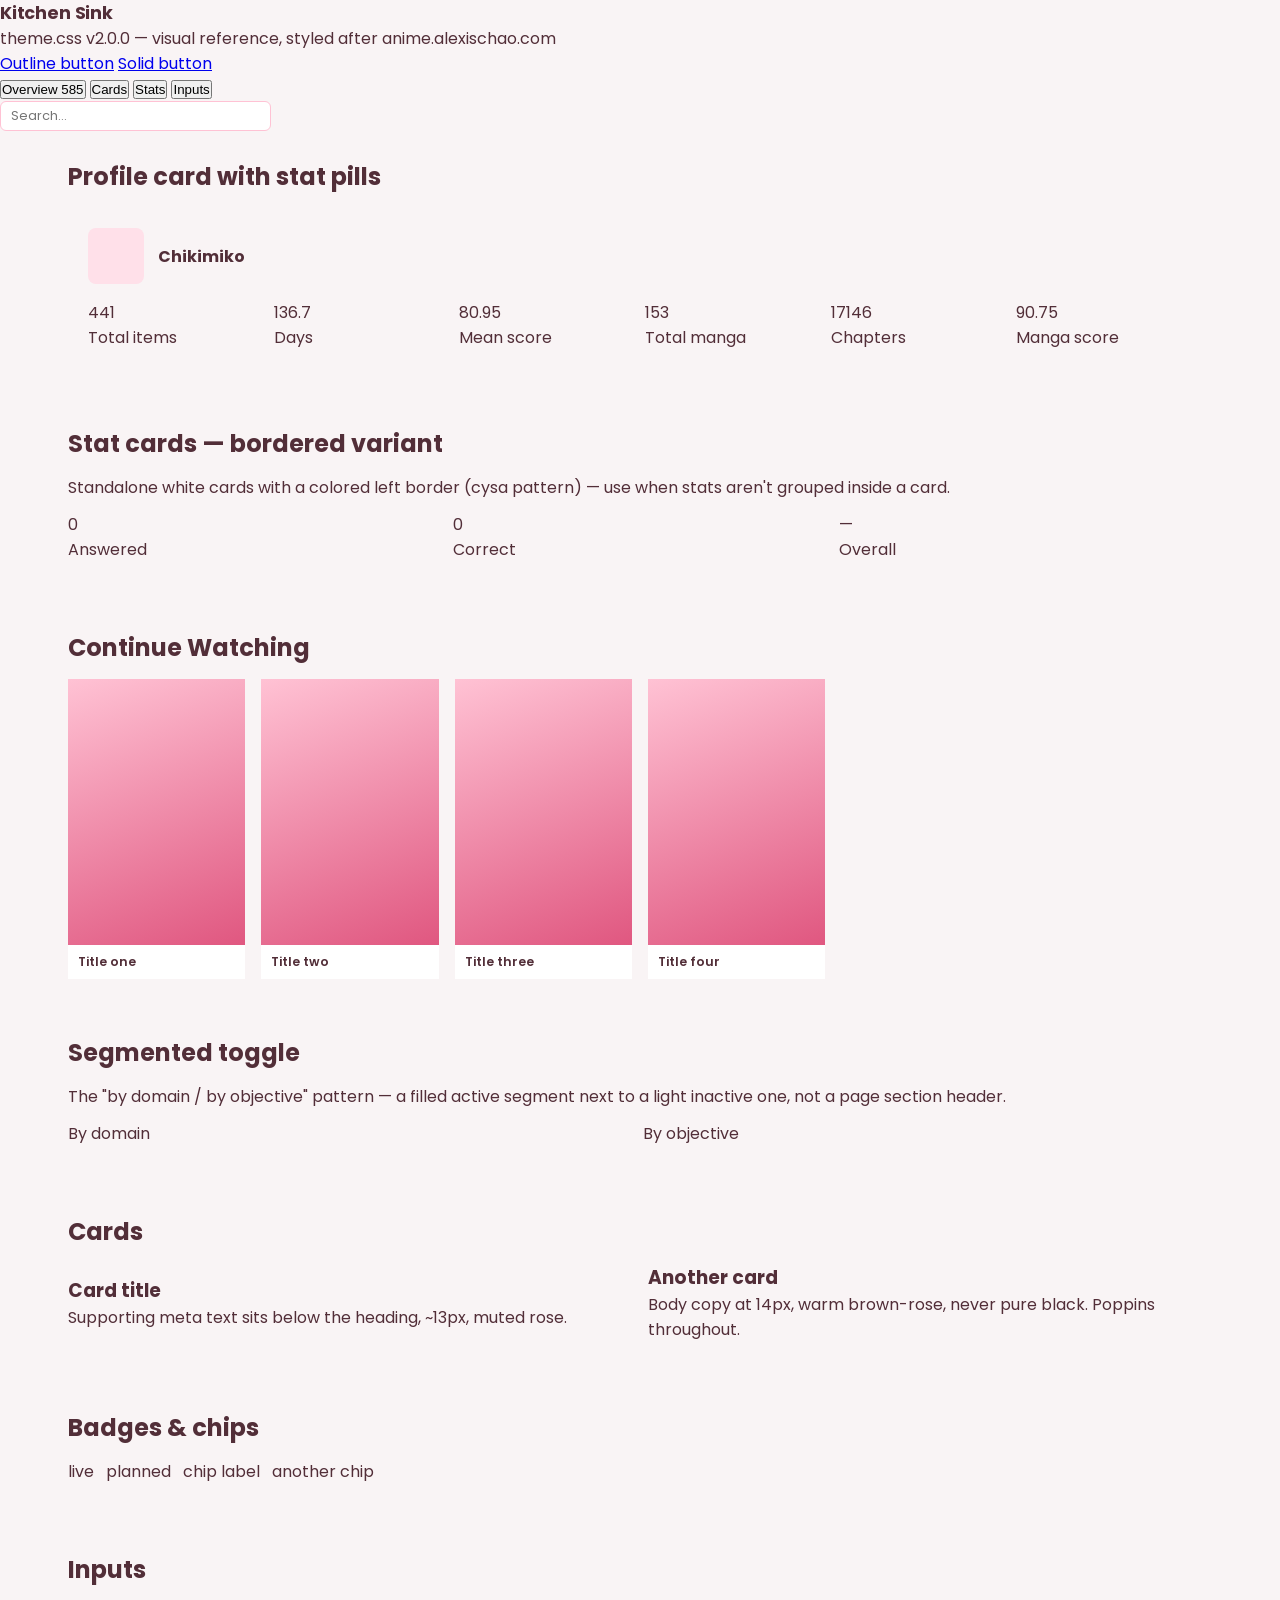
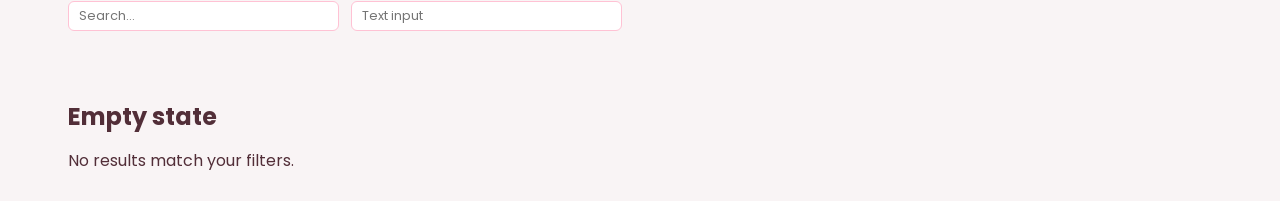
<file: public/kitchen-sink.html>
<!doctype html>
<html lang="en">
<head>
<meta charset="UTF-8">
<meta name="viewport" content="width=device-width, initial-scale=1.0">
<meta name="robots" content="noindex">
<title>kitchen sink · alexischao.com theme</title>

<link rel="icon" type="image/x-icon" href="/favicon.ico">
<link rel="apple-touch-icon" href="/apple-touch-icon.png">

<link rel="preconnect" href="https://fonts.googleapis.com">
<link rel="preconnect" href="https://fonts.gstatic.com" crossorigin>
<link href="https://fonts.googleapis.com/css2?family=Poppins:wght@400;500;600;700&display=swap" rel="stylesheet">

<link rel="stylesheet" href="/theme.css?v=2.0.0">
<style>
  .ks-section { max-width: 1200px; margin: 0 auto; padding: 28px var(--content-pad); }
  .ks-section h2 { margin-bottom: 14px; }
  .ks-row { display: flex; gap: 12px; flex-wrap: wrap; align-items: center; margin-bottom: 12px; }
  .ks-stat-grid { display: grid; grid-template-columns: repeat(6, 1fr); gap: 10px; padding: 0 20px 20px; }
  .ks-poster-grid { display: grid; grid-template-columns: repeat(auto-fill, minmax(150px, 1fr)); gap: 16px; }
  .ks-poster { background: var(--bg-surface); border-radius: var(--radius); box-shadow: var(--shadow); overflow: hidden; }
  .ks-poster-art { aspect-ratio: 2/3; background: linear-gradient(160deg, var(--c2), var(--c5)); }
  .ks-poster-title { padding: 8px 10px; font-size: 0.78rem; font-weight: 600; color: var(--c9); }
  .ks-profile-top { display: flex; align-items: center; gap: 14px; padding: 20px 20px 16px; }
  .ks-avatar { width: 56px; height: 56px; border-radius: var(--radius-md); background: var(--c1); flex-shrink: 0; }
  .ks-profile-name { font-size: 1rem; font-weight: 700; color: var(--c9); }
  @media (max-width: 640px) { .ks-stat-grid { grid-template-columns: repeat(3, 1fr); } }
</style>
</head>
<body>

  <header class="ax-header">
    <div class="ax-header-titles">
      <h1 class="ax-title">Kitchen Sink</h1>
      <p class="ax-subtitle">theme.css v2.0.0 — visual reference, styled after anime.alexischao.com</p>
    </div>
    <div class="ax-header-actions">
      <a class="ax-btn" href="#tabs">Outline button</a>
      <a class="ax-btn ax-btn--solid" href="#tabs">Solid button</a>
    </div>
    <div class="ax-tabs-row" id="tabs">
      <div class="ax-tabs-inner">
        <nav class="ax-tabs">
          <button class="ax-tab ax-tab--active">Overview 585</button>
          <button class="ax-tab">Cards</button>
          <button class="ax-tab">Stats</button>
          <button class="ax-tab">Inputs</button>
        </nav>
        <input class="ax-input" type="search" placeholder="Search…" style="margin-left:auto; min-width:180px;">
      </div>
    </div>
  </header>

  <section class="ks-section">
    <h2>Profile card with stat pills</h2>
    <div class="ax-card" style="padding: 0;">
      <div class="ks-profile-top">
        <div class="ks-avatar"></div>
        <span class="ks-profile-name">Chikimiko</span>
      </div>
      <div class="ks-stat-grid">
        <div class="ax-stat">
          <div class="ax-stat-value">441</div>
          <div class="ax-stat-label">Total items</div>
        </div>
        <div class="ax-stat">
          <div class="ax-stat-value">136.7</div>
          <div class="ax-stat-label">Days</div>
        </div>
        <div class="ax-stat">
          <div class="ax-stat-value">80.95</div>
          <div class="ax-stat-label">Mean score</div>
        </div>
        <div class="ax-stat">
          <div class="ax-stat-value">153</div>
          <div class="ax-stat-label">Total manga</div>
        </div>
        <div class="ax-stat">
          <div class="ax-stat-value">17146</div>
          <div class="ax-stat-label">Chapters</div>
        </div>
        <div class="ax-stat">
          <div class="ax-stat-value">90.75</div>
          <div class="ax-stat-label">Manga score</div>
        </div>
      </div>
    </div>
  </section>

  <section class="ks-section">
    <h2>Stat cards — bordered variant</h2>
    <p class="ax-meta" style="margin-bottom: 12px;">Standalone white cards with a colored left border (cysa pattern) — use when stats aren't grouped inside a card.</p>
    <div class="ks-row" style="display:grid; grid-template-columns: repeat(auto-fit, minmax(140px, 1fr)); gap: 12px;">
      <div class="ax-stat ax-stat--bordered">
        <div class="ax-stat-value">0</div>
        <div class="ax-stat-label">Answered</div>
      </div>
      <div class="ax-stat ax-stat--bordered ax-stat--sp2">
        <div class="ax-stat-value">0</div>
        <div class="ax-stat-label">Correct</div>
      </div>
      <div class="ax-stat ax-stat--bordered ax-stat--sp3">
        <div class="ax-stat-value">—</div>
        <div class="ax-stat-label">Overall</div>
      </div>
    </div>
  </section>

  <section class="ks-section">
    <h2>Continue Watching</h2>
    <div class="ks-poster-grid">
      <div class="ks-poster"><div class="ks-poster-art"></div><div class="ks-poster-title">Title one</div></div>
      <div class="ks-poster"><div class="ks-poster-art"></div><div class="ks-poster-title">Title two</div></div>
      <div class="ks-poster"><div class="ks-poster-art"></div><div class="ks-poster-title">Title three</div></div>
      <div class="ks-poster"><div class="ks-poster-art"></div><div class="ks-poster-title">Title four</div></div>
    </div>
  </section>

  <section class="ks-section">
    <h2>Segmented toggle</h2>
    <p class="ax-meta" style="margin-bottom: 12px;">The "by domain / by objective" pattern — a filled active segment next to a light inactive one, not a page section header.</p>
    <div class="ks-row" style="gap: 6px;">
      <div class="ax-section-bar" style="flex:1;">By domain</div>
      <div class="ax-section-bar ax-section-bar--light" style="flex:1;">By objective</div>
    </div>
  </section>

  <section class="ks-section">
    <h2>Cards</h2>
    <div class="ks-row" style="display:grid; grid-template-columns: repeat(auto-fit, minmax(240px, 1fr)); gap: 16px;">
      <div class="ax-card">
        <h3>Card title</h3>
        <p class="ax-meta">Supporting meta text sits below the heading, ~13px, muted rose.</p>
      </div>
      <div class="ax-card">
        <h3>Another card</h3>
        <p>Body copy at 14px, warm brown-rose, never pure black. Poppins throughout.</p>
      </div>
    </div>
  </section>

  <section class="ks-section">
    <h2>Badges &amp; chips</h2>
    <div class="ks-row">
      <span class="ax-badge">live</span>
      <span class="ax-badge">planned</span>
      <span class="ax-chip">chip label</span>
      <span class="ax-chip">another chip</span>
    </div>
  </section>

  <section class="ks-section">
    <h2>Inputs</h2>
    <div class="ks-row">
      <input class="ax-input" type="search" placeholder="Search…">
      <input class="ax-input" type="text" placeholder="Text input">
    </div>
  </section>

  <section class="ks-section">
    <h2>Empty state</h2>
    <div class="ax-card">
      <div class="ax-empty">No results match your filters.</div>
    </div>
  </section>

</body>
</html>
</file>
<file: theme.css>
/* ============================================================
   alexischao.com — Shared Theme          v1.1.0 (2026-07-06)
   CANONICAL SOURCE: this file, served live at
   https://alexischao.com/theme.css
   Every subdomain links this URL directly via <link rel="stylesheet">.
   Do NOT fork/copy this file into a subdomain's repo — edit it here
   and every site picks up the change automatically on next load.
   ============================================================

   SUGGESTED CLAUDE PROMPT:
   "Use the alexischao.com theme — c1–c9 rose scale, #f9f4f5 page bg,
   Poppins, 10px card radius, rgba(82,46,56,0.08) shadow" and paste
   this file in — that alone should get consistent output every time
   without re-deriving colors from scratch.
   ============================================================ */

*, *::before, *::after { box-sizing: border-box; margin: 0; padding: 0; }

:root {
  /* ── Color scale (light → dark) ───────────────────── */
  --c1: #ffe0e9; /* lightest blush   — active nav bg, badge bg, dividers */
  --c2: #ffc2d4; /* light pink       — borders, input borders */
  --c3: #ff9ebb; /* soft pink        — bullets, chevrons, meta text */
  --c4: #ff7aa2; /* mid pink         — tertiary accent */
  --c5: #e05780; /* rose             — mid-emphasis badges (white text on top) */
  --c6: #b9375e; /* PRIMARY rose     — brand, active states, buttons, links */
  --c7: #8a2846; /* deep rose        — secondary/label text */
  --c8: #602437; /* darkest rose     — high-contrast badge text */
  --c9: #522e38; /* body text        — warm brown-rose, not pure black */

  /* ── Surfaces ──────────────────────────────────────── */
  --bg-page: #f9f4f5;
  --bg-surface: #fff;
  --bg-hover: #fff0f3;

  /* ── Layout ────────────────────────────────────────── */
  --sidebar-w: 260px;
  --topbar-h: 60px;
  --content-pad: 28px;

  /* ── Shape / elevation ─────────────────────────────── */
  --radius-sm: 6px;
  --radius-md: 8px;
  --radius-lg: 10px;
  --radius-pill: 999px;
  --shadow-card: 0 1px 6px rgba(82, 46, 56, 0.08);
  --shadow-popover: 0 4px 16px rgba(122, 35, 72, 0.12);

  /* ── Semantic (from cysa quiz states) ─────────────── */
  --success: #3F8F5F;
  --success-bg: rgba(63, 143, 95, 0.07);
  --error: #C24444;
  --error-bg: rgba(194, 68, 68, 0.07);
}

body {
  font-family: 'Poppins', sans-serif;
  background: var(--bg-page);
  color: var(--c9);
  min-height: 100vh;
}

/* ── Typography scale ──────────────────────────────── */
h1, .title-lg   { font-size: 1.1rem; font-weight: 700; color: var(--c9); letter-spacing: -0.01em; }
.label-micro     { font-size: 0.7rem; font-weight: 600; color: var(--c7); text-transform: uppercase; letter-spacing: 0.06em; }
.text-body       { font-size: 0.85rem; font-weight: 400; color: var(--c9); }
.text-meta       { font-size: 0.78rem; font-weight: 400; color: var(--c7); }

/* ── Card ──────────────────────────────────────────── */
.card {
  background: var(--bg-surface);
  border-radius: var(--radius-lg);
  box-shadow: var(--shadow-card);
  padding: 20px 24px;
}
.card-bordered {
  background: var(--bg-surface);
  border: 1px solid var(--c1);
  border-radius: var(--radius-lg);
}

/* ── Stat card (accent left border, rotate c6→c3) ─── */
.stat-card { border-left: 4px solid var(--c6); }
.stat-card.sp1 { border-left-color: var(--c6); }
.stat-card.sp2 { border-left-color: var(--c5); }
.stat-card.sp3 { border-left-color: var(--c4); }
.stat-card.sp4 { border-left-color: var(--c3); }
.stat-value { font-size: 2rem; font-weight: 700; color: var(--c6); line-height: 1.1; }

/* ── Buttons ───────────────────────────────────────── */
.btn-primary {
  background: var(--c6);
  color: #fff;
  border: 1px solid var(--c6);
  border-radius: var(--radius-md);
  font-family: 'Poppins', sans-serif;
  font-weight: 700;
  font-size: 0.7rem;
  text-transform: uppercase;
  letter-spacing: 0.1em;
  padding: 10px 16px;
  cursor: pointer;
}
.btn-secondary {
  background: rgba(185, 55, 94, 0.08);
  color: var(--c6);
  border: 1px solid var(--c6);
  border-radius: var(--radius-md);
  font-family: 'Poppins', sans-serif;
  font-weight: 700;
  font-size: 0.7rem;
  text-transform: uppercase;
  letter-spacing: 0.1em;
  padding: 10px 16px;
  cursor: pointer;
}

/* ── Badges / pills ────────────────────────────────── */
.badge { display: inline-block; font-size: 0.75rem; font-weight: 600; padding: 2px 10px; border-radius: var(--radius-pill); white-space: nowrap; }
.badge-primary { background: var(--c1); color: var(--c6); }
.badge-strong  { background: var(--c7); color: var(--c1); }
.badge-mid     { background: var(--c5); color: #fff; }
.count-pill    { background: rgba(185,55,94,0.10); color: var(--c6); font-size: 0.75rem; font-weight: 600; padding: 2px 10px; border-radius: var(--radius-pill); }

/* ── Inputs ────────────────────────────────────────── */
input, select, textarea {
  font-family: 'Poppins', sans-serif;
  font-size: 0.8rem;
  color: var(--c9);
  background: var(--bg-surface);
  border: 1px solid var(--c2);
  border-radius: var(--radius-sm);
  padding: 5px 10px;
  outline: none;
}
input:focus, select:focus, textarea:focus { border-color: var(--c6); }

/* ── Table ─────────────────────────────────────────── */
table { width: 100%; border-collapse: separate; border-spacing: 0; }
th { background: var(--bg-hover); font-size: 0.7rem; font-weight: 600; color: var(--c7); text-transform: uppercase; letter-spacing: 0.05em; padding: 10px 16px; text-align: left; }
td { font-size: 0.85rem; color: var(--c9); padding: 10px 16px; border-bottom: 1px solid var(--c1); }
tbody tr:hover td { background: var(--bg-hover); }

/* ── Nav item (sidebar pattern) ────────────────────── */
.nav-item { padding: 0 20px; height: 38px; font-size: 0.875rem; font-weight: 500; color: var(--c8); display: flex; align-items: center; cursor: pointer; }
.nav-item:hover { background: var(--bg-hover); }
.nav-item.active { background: var(--c1); color: var(--c6); border-left: 3px solid var(--c6); padding-left: 17px; }
</file>
